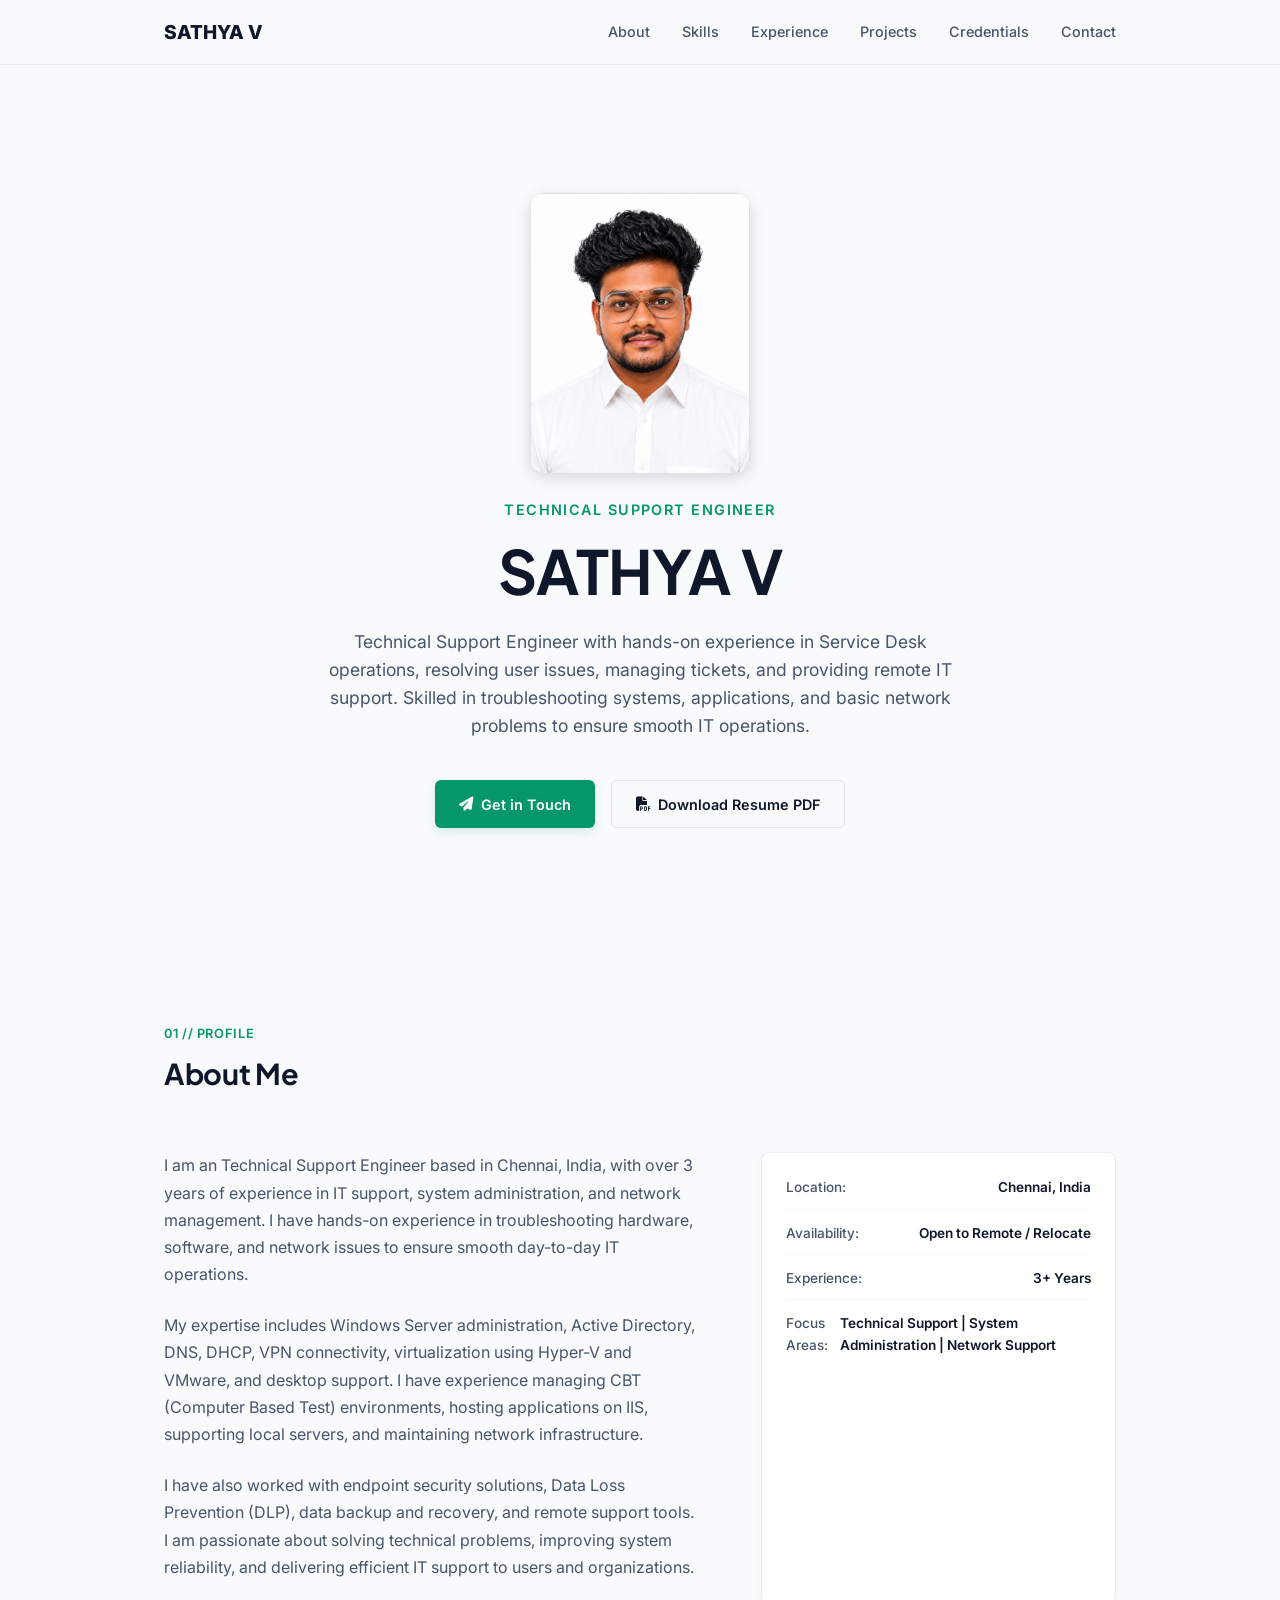
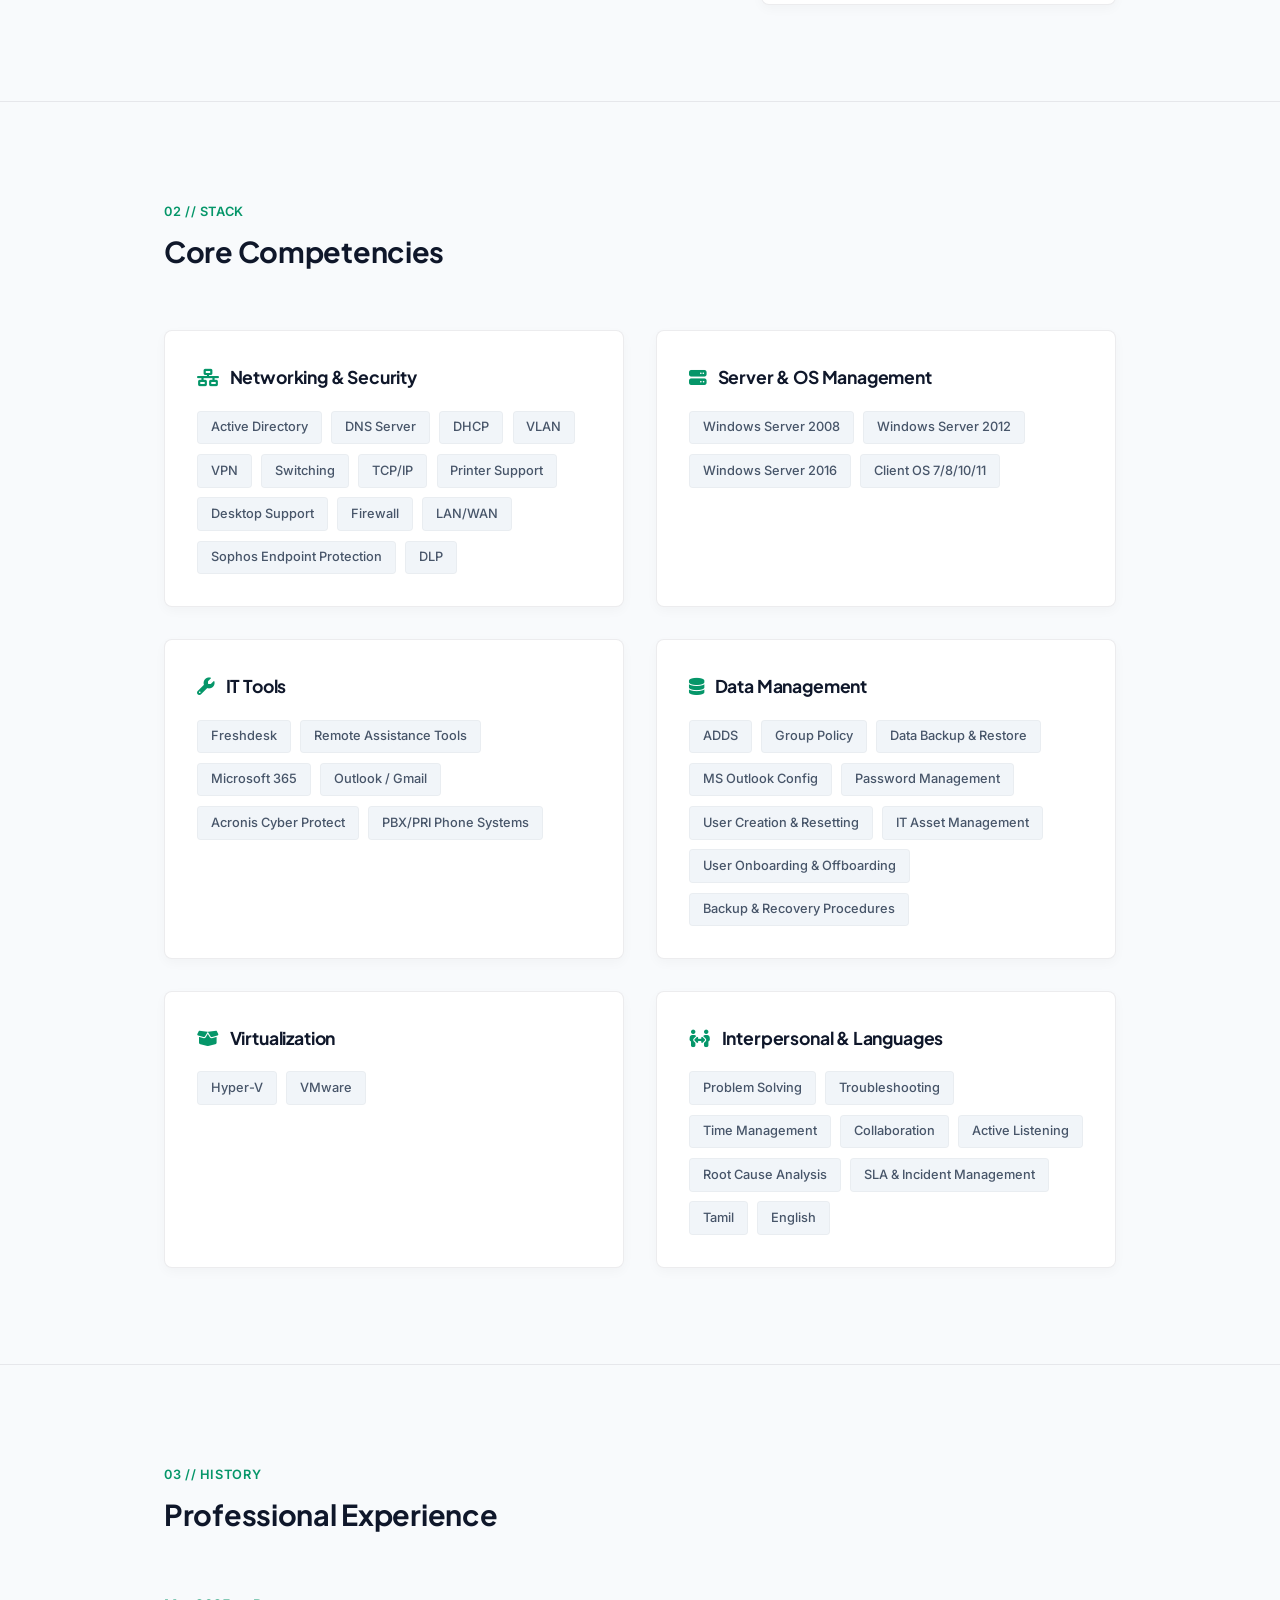
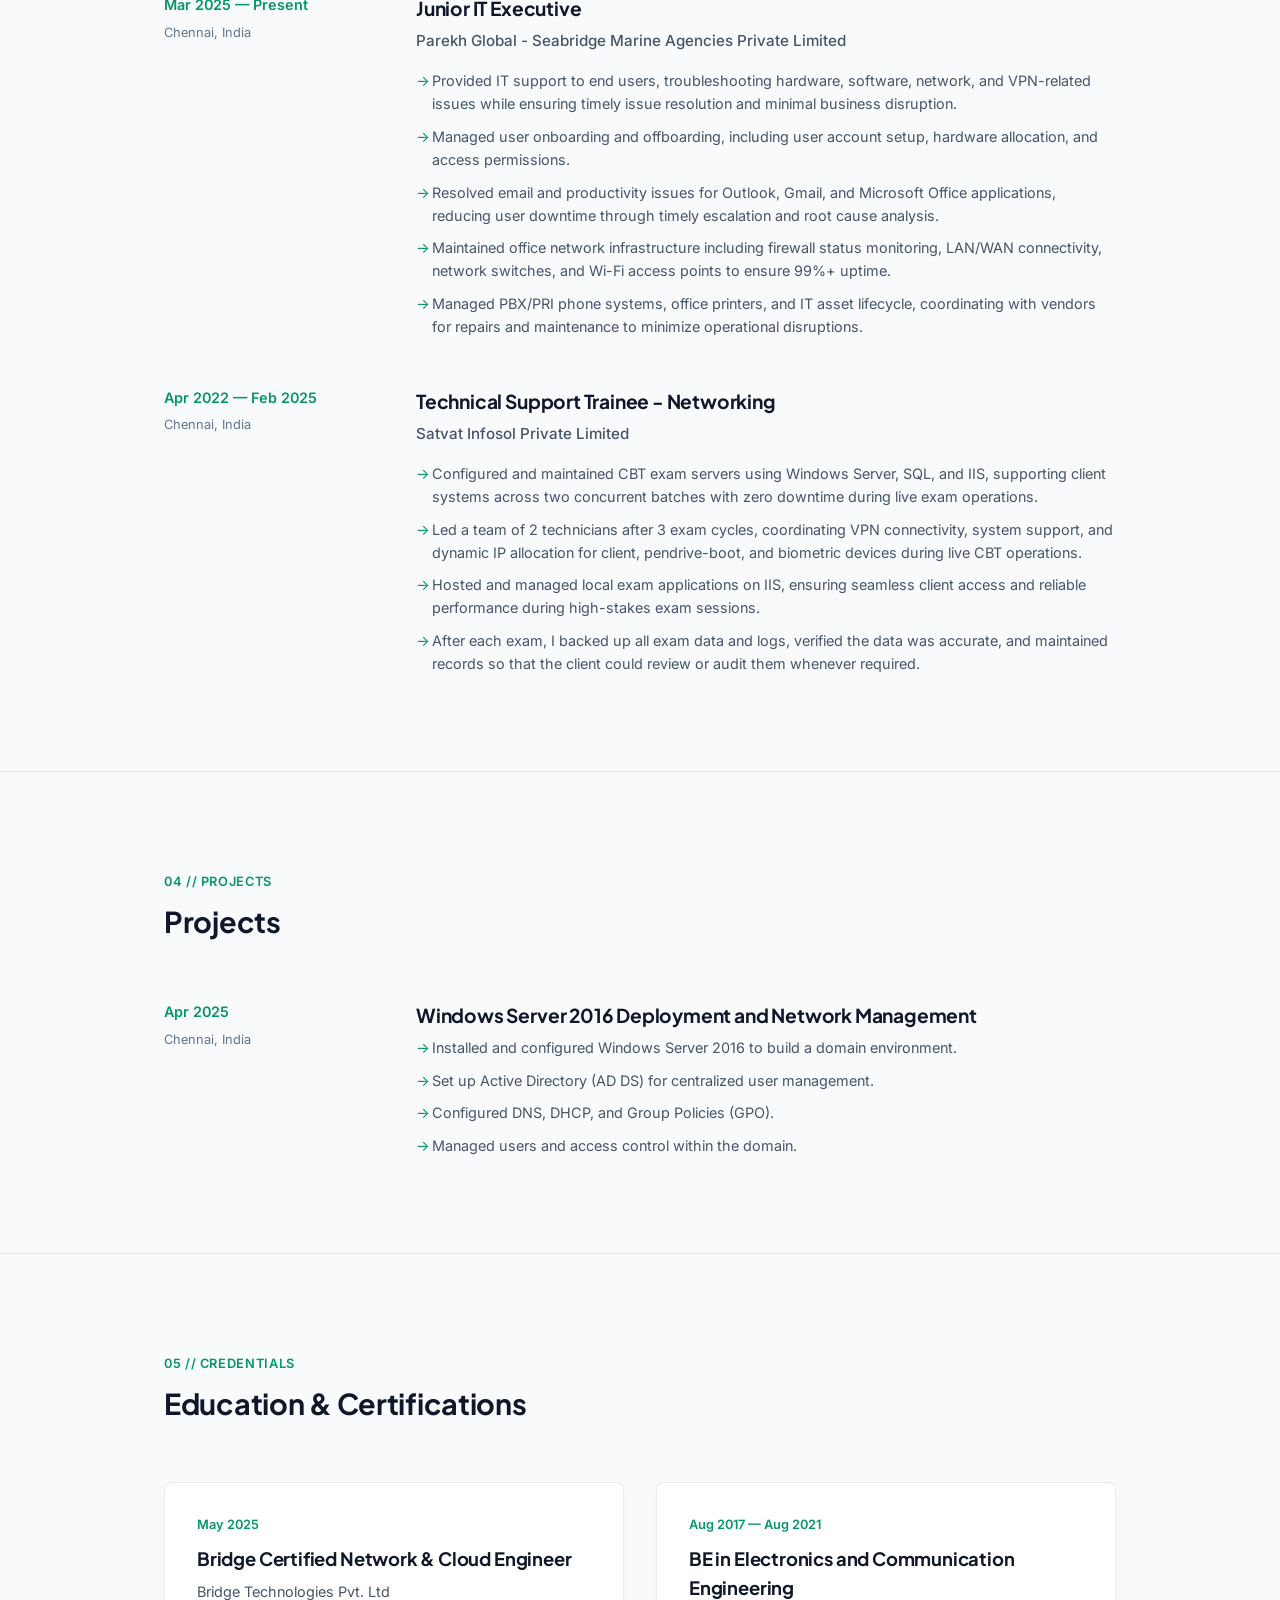
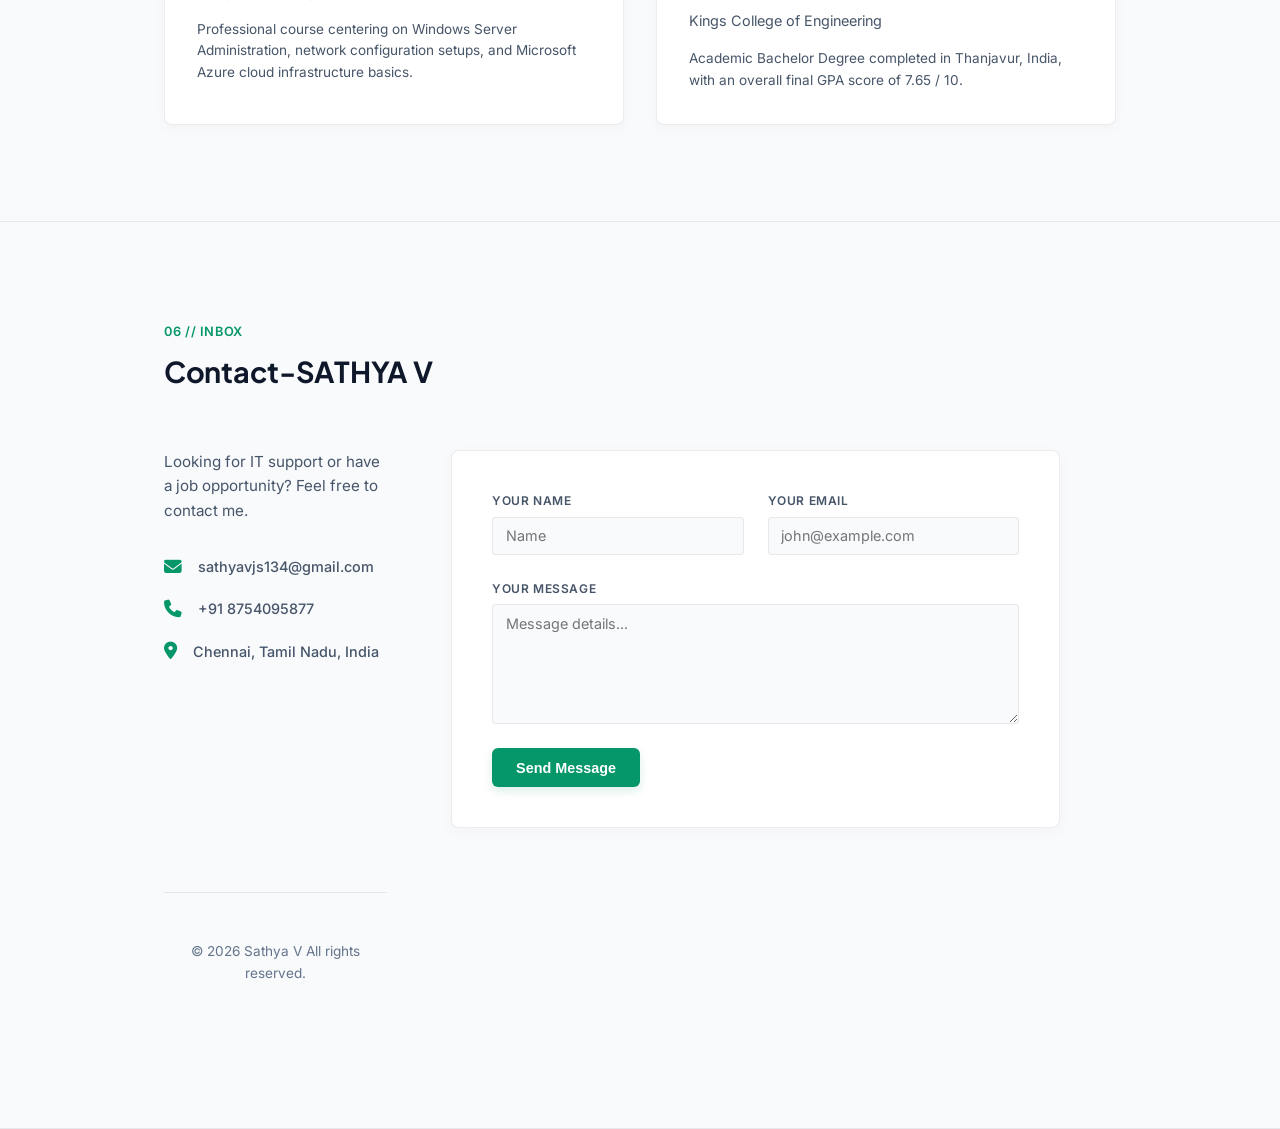
<file: index.html>
<!DOCTYPE html>
<html lang="en">
<head>
  <meta charset="UTF-8">
  <meta name="viewport" content="width=device-width, initial-scale=1.0">
  <title>SATHYA V | Professional Technical Support Engineer Portfolio</title>
  <meta name="description" content="Professional developer resume portfolio of Sathya V, Technical Support Engineer. Specializing in Systems Administration, Networking, Active Directory, and Remote Technical Support.">
  <link rel="stylesheet" href="style.css">
  <!-- FontAwesome -->
  <link rel="stylesheet" href="https://cdnjs.cloudflare.com/ajax/libs/font-awesome/6.4.0/css/all.min.css">
<!-- Microsoft Clarity -->
<script type="text/javascript">
(function(c,l,a,r,i,t,y){
    c[a]=c[a]||function(){(c[a].q=c[a].q||[]).push(arguments)};
    t=l.createElement(r);
    t.async=1;
    t.src="https://www.clarity.ms/tag/"+i;
    y=l.getElementsByTagName(r)[0];
    y.parentNode.insertBefore(t,y);
})(window, document, "clarity", "script", "x7fqzrpcr9");
</script>

<!-- Google Analytics -->
<script async src="https://www.googletagmanager.com/gtag/js?id=G-KD5QKFD5EV"></script>
<script>
  window.dataLayer = window.dataLayer || [];
  function gtag(){dataLayer.push(arguments);}

  gtag('js', new Date());

  gtag('config', 'G-KD5QKFD5EV', {
    page_path: window.location.pathname
  });
</script>
</head>
<body>

  <!-- Navigation -->
  <nav class="nav-header">
    <div class="container nav-container">
      <a href="#" class="nav-logo">SATHYA V</a>
      <ul class="nav-menu" id="nav-menu">
        <li><a href="#about" class="nav-link active">About</a></li>
        <li><a href="#skills" class="nav-link">Skills</a></li>
        <li><a href="#experience" class="nav-link">Experience</a></li>
        <li><a href="#projects" class="nav-link">Projects</a></li>
        <li><a href="#credentials" class="nav-link">Credentials</a></li>
        <li><a href="#contact" class="nav-link">Contact</a></li>
      </ul>
    </div>
  </nav>

  <!-- Hero Section -->
  <header class="hero-section">
    <div class="container">
      <img src="profile.png" alt="Sathya" class="profile-photo">
      <div class="hero-subtitle"> TECHNICAL SUPPORT ENGINEER </div>
      <h1 class="hero-title">SATHYA V</h1>
      <p class="hero-desc">
        Technical Support Engineer with hands-on experience in Service Desk operations, resolving user issues, managing tickets, and providing remote IT support. Skilled in troubleshooting systems, applications, and basic network problems to ensure smooth IT operations.
      </p>
      <div class="btn-group">
        <a href="#contact" class="btn btn-primary">
          <i class="fa-solid fa-paper-plane"></i> Get in Touch
        </a>
        <a href="SATHYA V_Technical Support Engineer_26-06-2026" download class="btn btn-secondary">
          <i class="fa-solid fa-file-pdf"></i> Download Resume PDF
        </a>
      </div>
    </div>
  </header>

  <!-- About Section -->
  <section id="about">
    <div class="container">
      <div class="section-header">
        <span class="section-label">01 // PROFILE</span>
        <h2 class="section-title">About Me</h2>
      </div>
      <div class="about-content">
        <div class="about-text">
          <p>
            I am an Technical Support Engineer based in Chennai, India, with over 3 years of experience in IT support, system administration, and network management. I have hands-on experience in troubleshooting hardware, software, and network issues to ensure smooth day-to-day IT operations.
          </p>
          <p>
            My expertise includes Windows Server administration, Active Directory, DNS, DHCP, VPN connectivity, virtualization using Hyper-V and VMware, and desktop support. I have experience managing CBT (Computer Based Test) environments, hosting applications on IIS, supporting local servers, and maintaining network infrastructure.
          </p>  
         <p>
          I have also worked with endpoint security solutions, Data Loss Prevention (DLP), data backup and recovery, and remote support tools. I am passionate about solving technical problems, improving system reliability, and delivering efficient IT support to users and organizations.
         </p>
        </div>
        <div class="about-details">
          <div class="detail-row">
            <span class="detail-label">Location:</span>
            <span class="detail-value">Chennai, India</span>
          </div>
          <div class="detail-row">
            <span class="detail-label">Availability:</span>
            <span class="detail-value">Open to Remote / Relocate</span>
          </div>
          <div class="detail-row">
            <span class="detail-label">Experience:</span>
            <span class="detail-value">3+ Years</span>
          </div>
          <div class="detail-row">
            <span class="detail-label">Focus Areas:</span>
            <span class="detail-value">  Technical Support | System Administration | Network Support  </span>
          </div>
        </div>
      </div>
    </div>
  </section>

  <!-- Skills Section -->
  <section id="skills">
    <div class="container">
      <div class="section-header">
        <span class="section-label">02 // STACK</span>
        <h2 class="section-title">Core Competencies</h2>
      </div>
      <div class="skills-categories">
        <div class="skill-card">
          <h3 class="skill-card-title"><i class="fa-solid fa-network-wired" style="color: var(--accent-color); margin-right: 0.5rem;"></i> Networking & Security</h3>
          <div class="skill-badge-group">
            <span class="skill-badge">Active Directory</span>
            <span class="skill-badge">DNS Server</span>
            <span class="skill-badge">DHCP</span>
            <span class="skill-badge">VLAN</span>
            <span class="skill-badge">VPN</span>
            <span class="skill-badge">Switching</span>
            <span class="skill-badge">TCP/IP</span>
            <span class="skill-badge">Printer Support</span>
            <span class="skill-badge">Desktop Support</span>
            <span class="skill-badge">Firewall</span>
            <span class="skill-badge">LAN/WAN</span>
            <span class="skill-badge">Sophos Endpoint Protection</span>
            <span class="skill-badge">DLP</span>
          </div>
        </div>
        
        <div class="skill-card">
          <h3 class="skill-card-title"><i class="fa-solid fa-server" style="color: var(--accent-color); margin-right: 0.5rem;"></i> Server & OS Management</h3>
          <div class="skill-badge-group">
            <span class="skill-badge">Windows Server 2008</span>
            <span class="skill-badge">Windows Server 2012</span>
            <span class="skill-badge">Windows Server 2016</span>
            <span class="skill-badge">Client OS 7/8/10/11</span>
          </div>
        </div>

        <div class="skill-card">
          <h3 class="skill-card-title"><i class="fa-solid fa-wrench" style="color: var(--accent-color); margin-right: 0.5rem;"></i> IT Tools</h3>
          <div class="skill-badge-group">
            <span class="skill-badge">Freshdesk</span>
            <span class="skill-badge">Remote Assistance Tools</span>
            <span class="skill-badge">Microsoft 365</span>
            <span class="skill-badge">Outlook / Gmail</span>
            <span class="skill-badge">Acronis Cyber Protect</span>
            <span class="skill-badge">PBX/PRI Phone Systems</span>
          </div>
        </div>

        <div class="skill-card">
          <h3 class="skill-card-title"><i class="fa-solid fa-database" style="color: var(--accent-color); margin-right: 0.5rem;"></i> Data Management</h3>
          <div class="skill-badge-group">
            <span class="skill-badge">ADDS</span>
            <span class="skill-badge">Group Policy</span>
            <span class="skill-badge">Data Backup & Restore</span>
            <span class="skill-badge">MS Outlook Config</span>
            <span class="skill-badge">Password Management</span>
            <span class="skill-badge">User Creation & Resetting</span>
            <span class="skill-badge">IT Asset Management</span>
            <span class="skill-badge">User Onboarding & Offboarding</span>
            <span class="skill-badge">Backup & Recovery Procedures</span>
          </div>
        </div>

        <div class="skill-card">
          <h3 class="skill-card-title"><i class="fa-solid fa-box-open" style="color: var(--accent-color); margin-right: 0.5rem;"></i> Virtualization</h3>
          <div class="skill-badge-group">
            <span class="skill-badge">Hyper-V</span>
            <span class="skill-badge">VMware</span>
          </div>
        </div>

        <div class="skill-card">
          <h3 class="skill-card-title"><i class="fa-solid fa-people-arrows" style="color: var(--accent-color); margin-right: 0.5rem;"></i> Interpersonal & Languages</h3>
          <div class="skill-badge-group">
            <span class="skill-badge">Problem Solving</span>
            <span class="skill-badge">Troubleshooting</span>
            <span class="skill-badge">Time Management</span>
            <span class="skill-badge">Collaboration</span>
            <span class="skill-badge">Active Listening</span>
            <span class="skill-badge">Root Cause Analysis</span>
            <span class="skill-badge">SLA & Incident Management</span>
            <span class="skill-badge">Tamil</span>
            <span class="skill-badge">English</span>
          </div>
        </div>
      </div>
    </div>
  </section>

  <!-- Experience Section -->
  <section id="experience">
    <div class="container">
      <div class="section-header">
        <span class="section-label">03 // HISTORY</span>
        <h2 class="section-title">Professional Experience</h2>
      </div>
      <div class="timeline-list">
        
        <div class="timeline-item">
          <div class="timeline-meta">
            <span class="timeline-date">Mar 2025 — Present</span>
            <span class="timeline-location">Chennai, India</span>
          </div>
          <div class="timeline-body">
            <h3>Junior IT Executive</h3>
            <div class="timeline-company">Parekh Global - Seabridge Marine Agencies Private Limited</div>
            <ul class="timeline-bullets">
              <li>Provided IT support to end users, troubleshooting hardware, software, network, and VPN-related issues while ensuring timely issue resolution and minimal business disruption.</li>
              <li>Managed user onboarding and offboarding, including user account setup, hardware allocation, and access permissions.</li>
              <li>Resolved email and productivity issues for Outlook, Gmail, and Microsoft Office applications, reducing user downtime through timely escalation and root cause analysis.</li>
              <li>Maintained office network infrastructure including firewall status monitoring, LAN/WAN connectivity, network switches, and Wi-Fi access points to ensure 99%+ uptime.</li>
              <li>Managed PBX/PRI phone systems, office printers, and IT asset lifecycle, coordinating with vendors for repairs and maintenance to minimize operational disruptions.</li>
            </ul>
          </div>
        </div>

        <div class="timeline-item">
          <div class="timeline-meta">
            <span class="timeline-date">Apr 2022 — Feb 2025</span>
            <span class="timeline-location">Chennai, India</span>
          </div>
          <div class="timeline-body">
            <h3>Technical Support Trainee - Networking</h3>
            <div class="timeline-company">Satvat Infosol Private Limited</div>
            <ul class="timeline-bullets">
              <li>Configured and maintained CBT exam servers using Windows Server, SQL, and IIS, supporting client systems across two concurrent batches with zero downtime during live exam operations.</li>
              <li>Led a team of 2 technicians after 3 exam cycles, coordinating VPN connectivity, system support, and dynamic IP allocation for client, pendrive-boot, and biometric devices during live CBT operations.</li>
              <li>Hosted and managed local exam applications on IIS, ensuring seamless client access and reliable performance during high-stakes exam sessions.</li>
              <li>After each exam, I backed up all exam data and logs, verified the data was accurate, and maintained records so that the client could review or audit them whenever required.</li>
            </ul>
          </div>
        </div>

      </div>
    </div>
  </section>

  <!-- Projects Section -->
  <section id="projects">
    <div class="container">
      <div class="section-header">
        <span class="section-label">04 // PROJECTS</span>
        <h2 class="section-title">Projects</h2>
      </div>
      <div class="timeline-list">
        <div class="timeline-item">
          <div class="timeline-meta">
            <span class="timeline-date">Apr 2025</span>
            <span class="timeline-location">Chennai, India</span>
          </div>
          <div class="timeline-body">
            <h3>Windows Server 2016 Deployment and Network Management</h3>
            <ul class="timeline-bullets">
              <li>Installed and configured Windows Server 2016 to build a domain environment.</li>
              <li>Set up Active Directory (AD DS) for centralized user management.</li>
              <li>Configured DNS, DHCP, and Group Policies (GPO).</li>
              <li>Managed users and access control within the domain.</li>
            </ul>
          </div>
        </div>
      </div>
    </div>
  </section>

  <!-- Credentials Section -->
  <section id="credentials">
    <div class="container">
      <div class="section-header">
        <span class="section-label">05 // CREDENTIALS</span>
        <h2 class="section-title">Education & Certifications</h2>
      </div>
      <div class="creds-grid">
        
        <div class="cred-card">
          <div class="cred-date">May 2025</div>
          <h3 class="cred-title">Bridge Certified Network & Cloud Engineer</h3>
          <div class="cred-org">Bridge Technologies Pvt. Ltd</div>
          <p class="cred-desc">
            Professional course centering on Windows Server Administration, network configuration setups, and Microsoft Azure cloud infrastructure basics.
          </p>
        </div>

        <div class="cred-card">
          <div class="cred-date">Aug 2017 — Aug 2021</div>
          <h3 class="cred-title">BE in Electronics and Communication Engineering</h3>
          <div class="cred-org">Kings College of Engineering</div>
          <p class="cred-desc">
            Academic Bachelor Degree completed in Thanjavur, India, with an overall final GPA score of 7.65 / 10.
          </p>
        </div>

      </div>
    </div>
  </section>

  <!-- Contact Section -->
  <section id="contact">
    <div class="container">
      <div class="section-header">
        <span class="section-label">06 // INBOX</span>
        <h2 class="section-title">Contact-SATHYA V</h2>
      </div>
      <div class="contact-layout">
        <div class="contact-meta">
          <p>
            Looking for IT support or have a job opportunity? Feel free to contact me.        
          </p>
          <div class="contact-links">
            <a href="mailto:sathyavjs134@gmail.com" class="contact-link-item">
              <i class="fa-solid fa-envelope"></i>
              <span>sathyavjs134@gmail.com</span>
            </a>
            <a href="tel:+918754095877" class="contact-link-item">
              <i class="fa-solid fa-phone"></i>
              <span>+91 8754095877</span>
            </a>
            <div class="contact-link-item" style="cursor: default;">
              <i class="fa-solid fa-location-dot"></i>
              <span>Chennai, Tamil Nadu, India</span>
            </div>
          </div>
        </div>
        
<!-- Contact Form -->
<form class="contact-form"
      action="https://formsubmit.co/sathyavjs134@gmail.com"
      method="POST">

  <div class="form-group-row">

    <div class="form-group">
      <label for="name">Your Name</label>
      <input type="text"
             id="name"
             name="name"
             class="form-control"
             placeholder="Name"
             required>
    </div>

    <div class="form-group">
      <label for="email">Your Email</label>
      <input type="email"
             id="email"
             name="email"
             class="form-control"
             placeholder="john@example.com"
             required>
    </div>

  </div>

  <div class="form-group" style="margin-bottom:1.5rem;">
    <label for="message">Your Message</label>
    <textarea id="message"
              name="message"
              class="form-control"
              style="min-height:120px;"
              placeholder="Message details..."
              required></textarea>
  </div>

  <input type="hidden" name="_subject" value="New Portfolio Contact Message">
  <input type="hidden" name="_captcha" value="false">
  <input type="hidden" name="_template" value="table">
  <input type="hidden" name="_next" value="https://sathyavjs134-pixel.github.io/sathyav.github.io/thankyou.html">

  <button type="submit" class="btn btn-primary">
    Send Message
  </button>

</form>
  <!-- Footer -->
  <footer>
    <div class="container"> 
&copy; 2026 Sathya V All rights reserved.
    </div>
  </footer>

  <script src="script.js"></script>
</body>
</html>
</file>
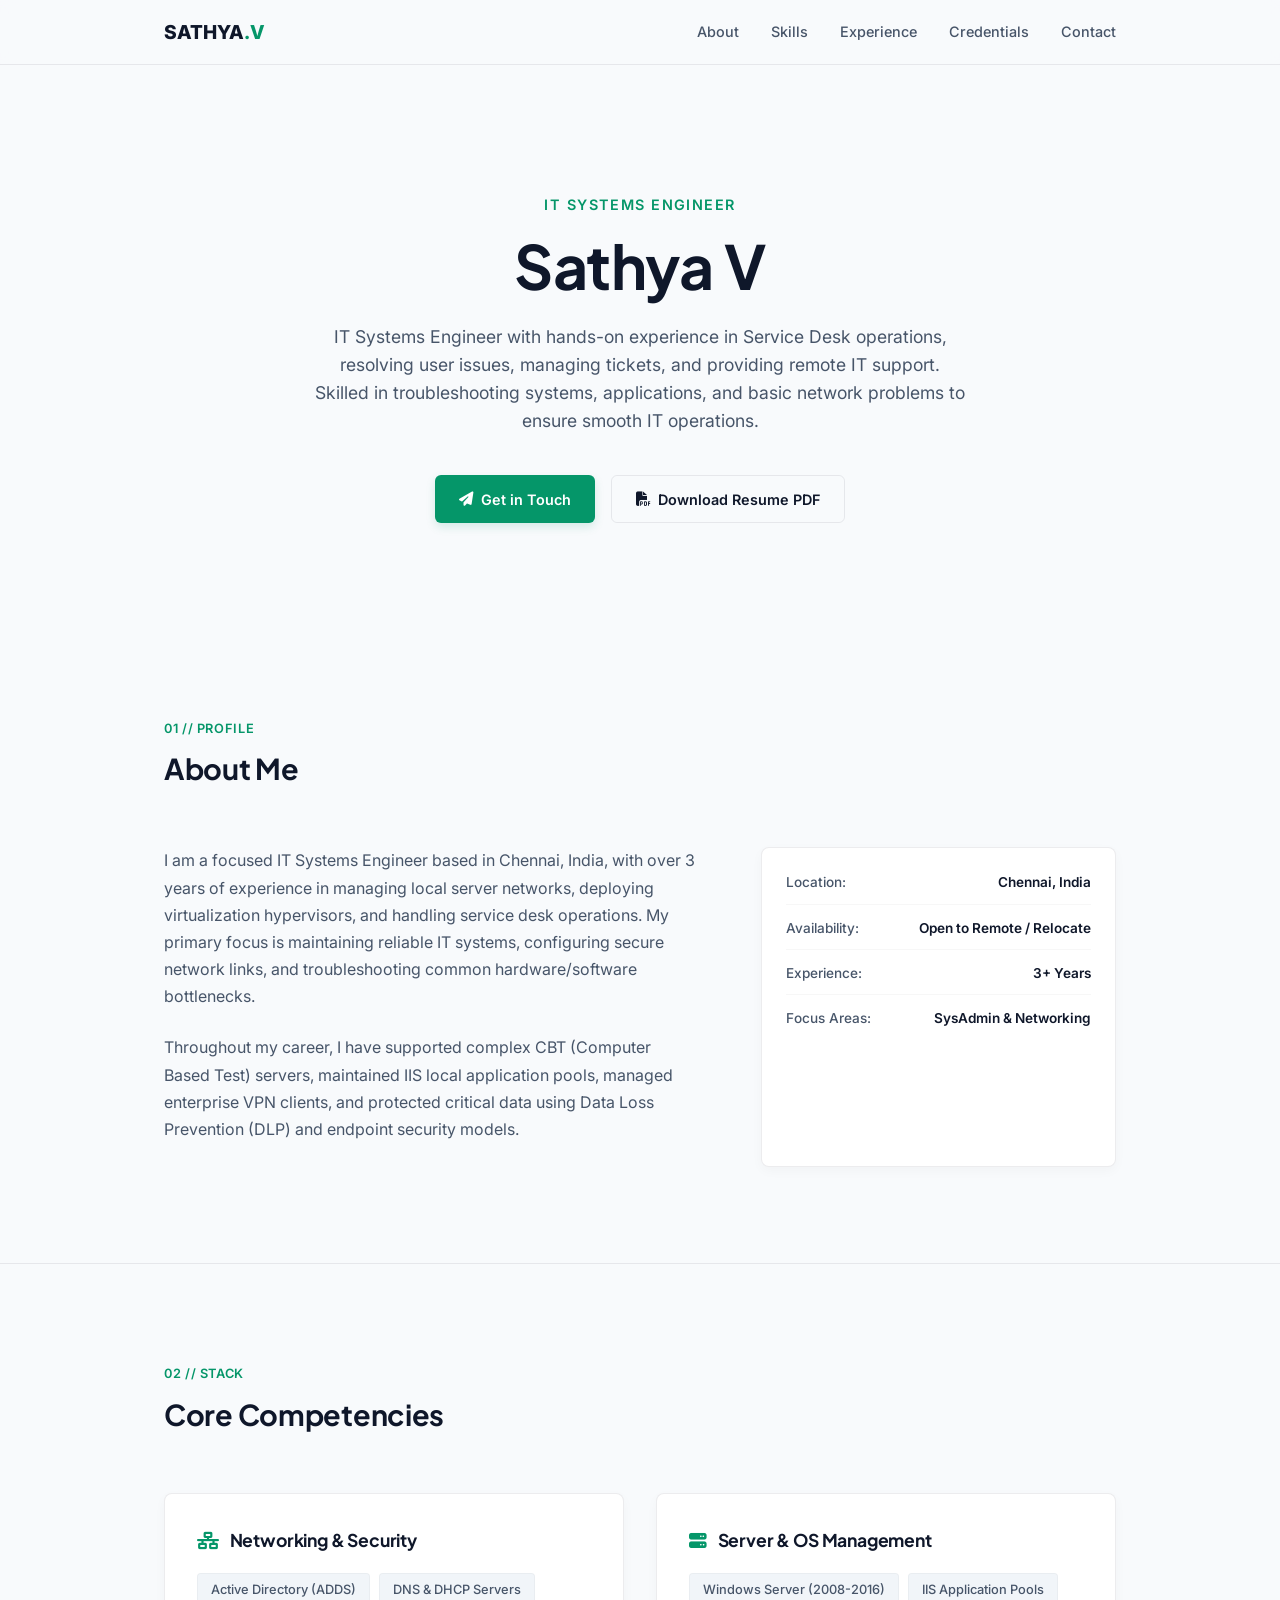
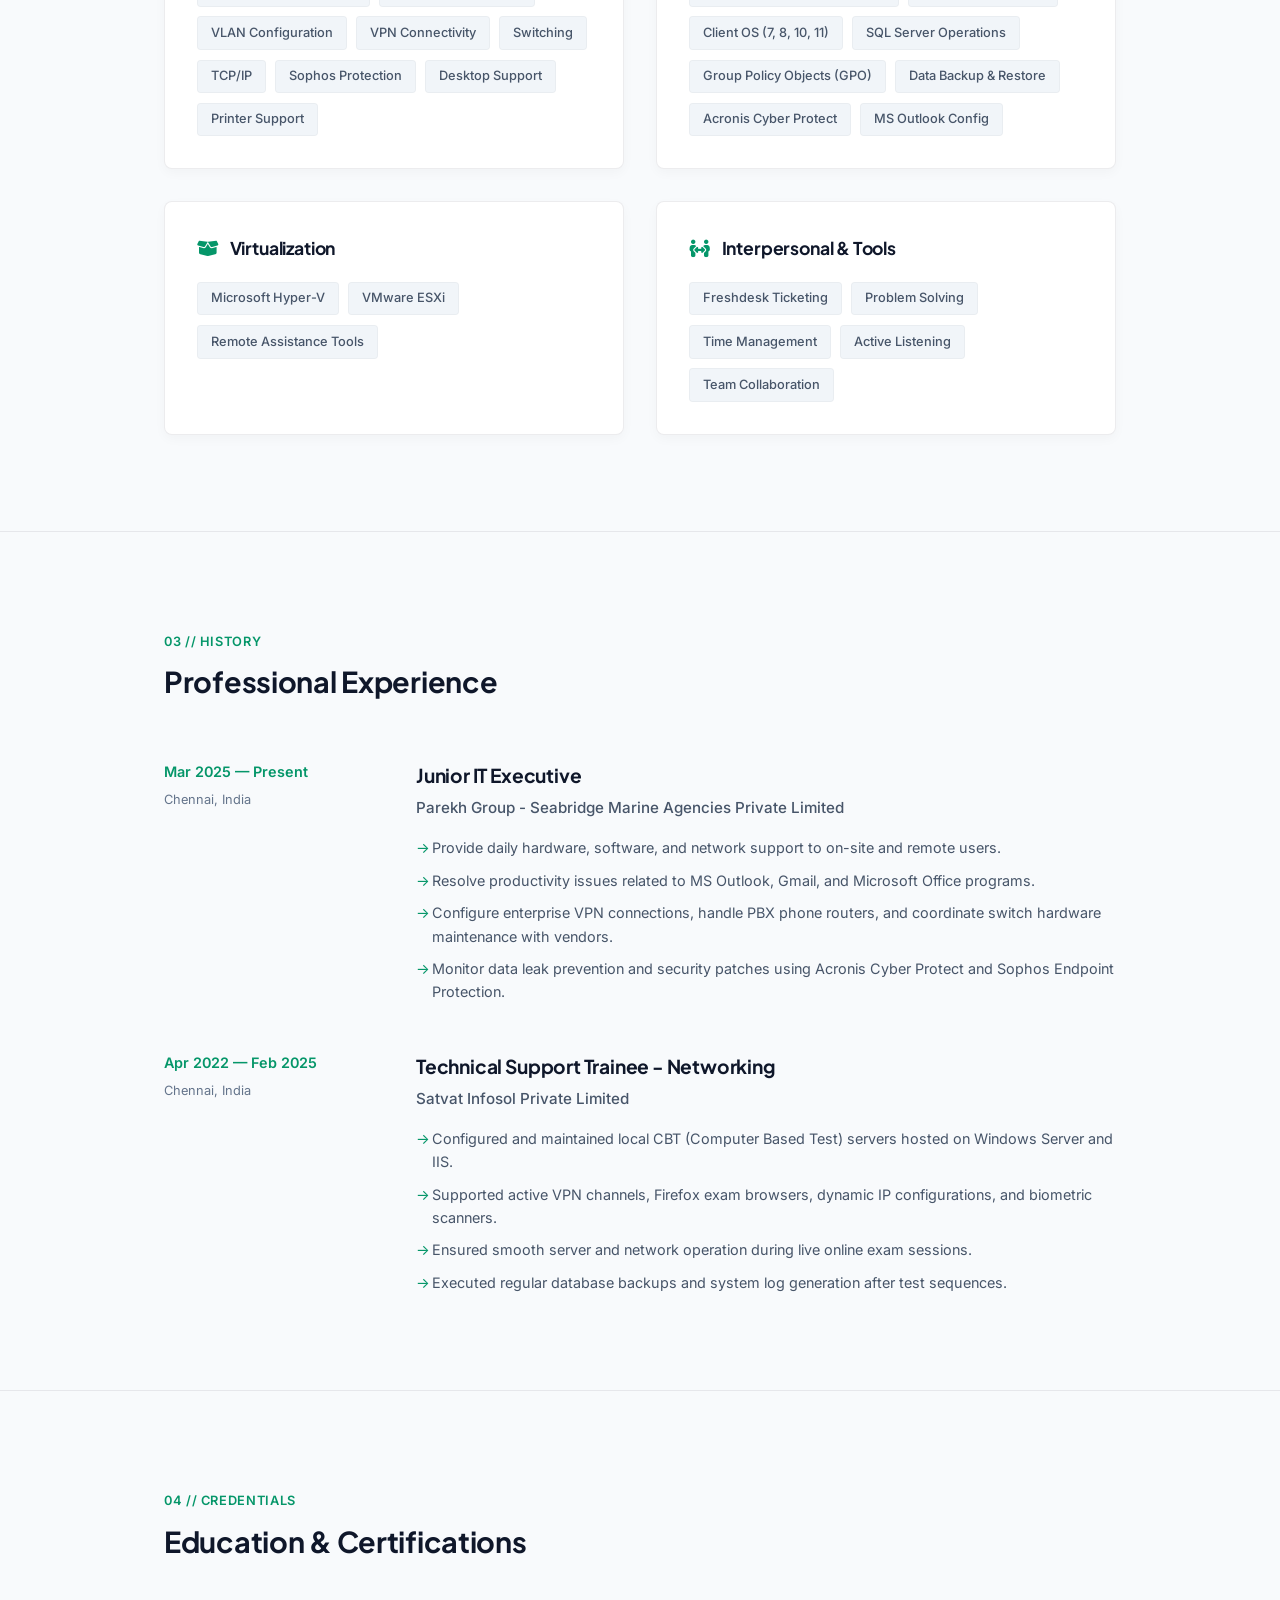
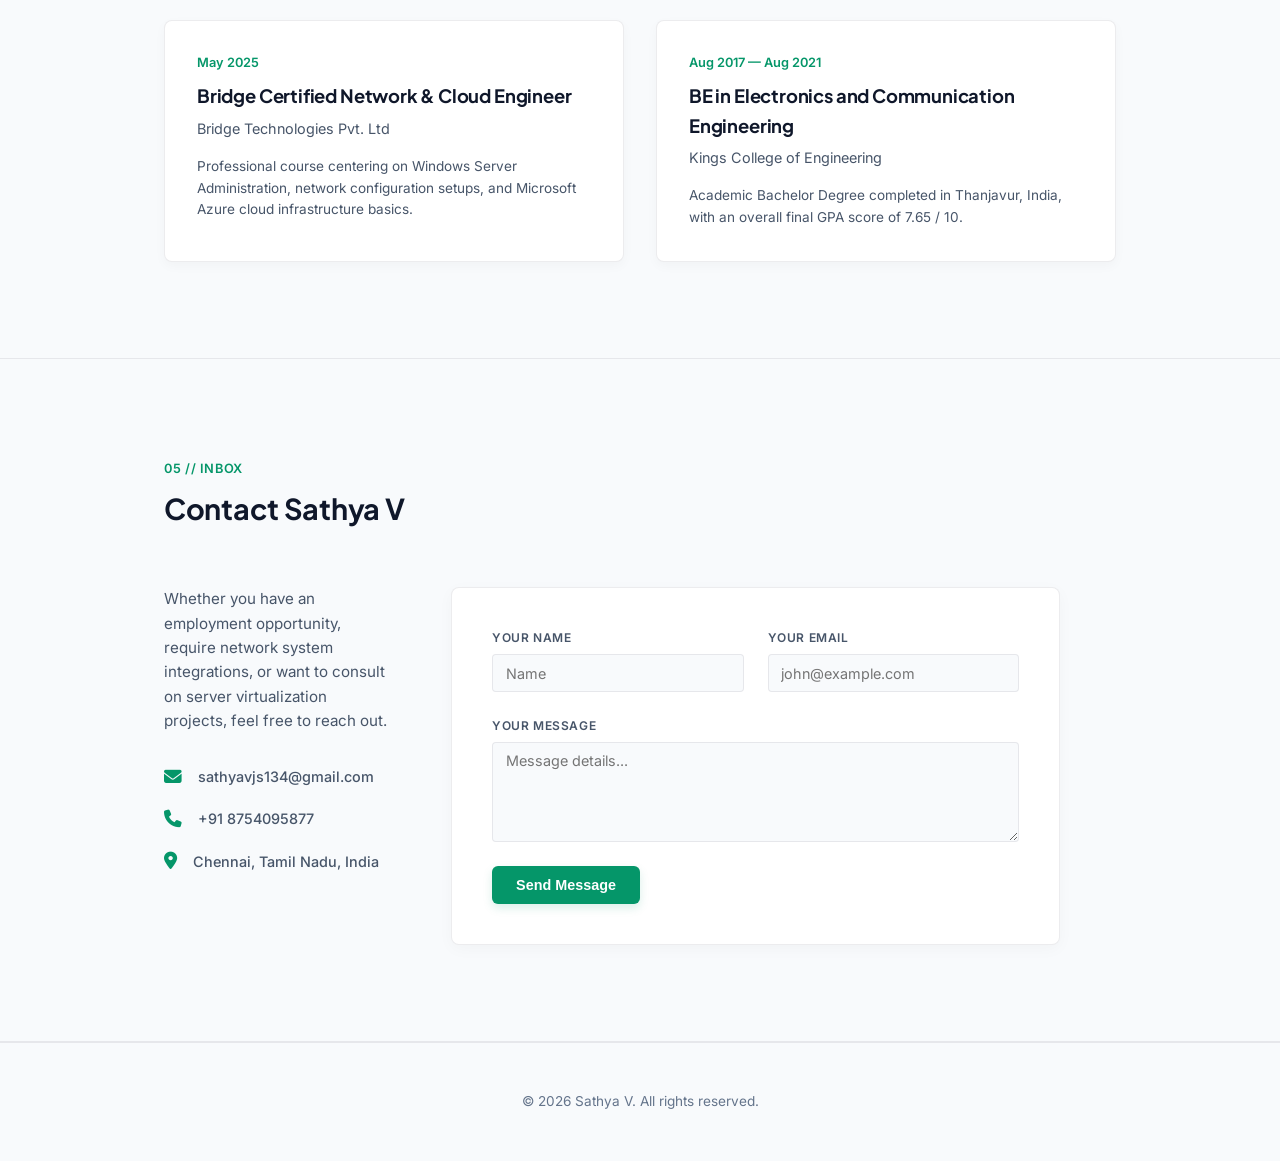
<file: index_simple.html>
<!DOCTYPE html>
<html lang="en">
<head>
  <meta charset="UTF-8">
  <meta name="viewport" content="width=device-width, initial-scale=1.0">
  <title>Sathya V | Professional IT Systems Engineer Portfolio</title>
  <meta name="description" content="Professional developer resume portfolio of Sathya V, IT Systems Engineer. Specializing in Systems Administration, Networking, Active Directory, and Remote Technical Support.">
  <link rel="stylesheet" href="style_simple.css">
  <!-- FontAwesome -->
  <link rel="stylesheet" href="https://cdnjs.cloudflare.com/ajax/libs/font-awesome/6.4.0/css/all.min.css">
</head>
<body>

  <!-- Navigation -->
  <nav class="nav-header">
    <div class="container nav-container">
      <a href="#" class="nav-logo">SATHYA<span>.V</span></a>
      <ul class="nav-menu" id="nav-menu">
        <li><a href="#about" class="nav-link active">About</a></li>
        <li><a href="#skills" class="nav-link">Skills</a></li>
        <li><a href="#experience" class="nav-link">Experience</a></li>
        <li><a href="#credentials" class="nav-link">Credentials</a></li>
        <li><a href="#contact" class="nav-link">Contact</a></li>
      </ul>
    </div>
  </nav>

  <!-- Hero Section -->
  <header class="hero-section">
    <div class="container">
      <div class="hero-subtitle">IT Systems Engineer</div>
      <h1 class="hero-title">Sathya V</h1>
      <p class="hero-desc">
        IT Systems Engineer with hands-on experience in Service Desk operations, resolving user issues, managing tickets, and providing remote IT support. Skilled in troubleshooting systems, applications, and basic network problems to ensure smooth IT operations.
      </p>
      <div class="btn-group">
        <a href="#contact" class="btn btn-primary">
          <i class="fa-solid fa-paper-plane"></i> Get in Touch
        </a>
        <a href="SATHYA V_Systems Engineer.pdf" download class="btn btn-secondary">
          <i class="fa-solid fa-file-pdf"></i> Download Resume PDF
        </a>
      </div>
    </div>
  </header>

  <!-- About Section -->
  <section id="about">
    <div class="container">
      <div class="section-header">
        <span class="section-label">01 // PROFILE</span>
        <h2 class="section-title">About Me</h2>
      </div>
      <div class="about-content">
        <div class="about-text">
          <p>
            I am a focused IT Systems Engineer based in Chennai, India, with over 3 years of experience in managing local server networks, deploying virtualization hypervisors, and handling service desk operations. My primary focus is maintaining reliable IT systems, configuring secure network links, and troubleshooting common hardware/software bottlenecks.
          </p>
          <p>
            Throughout my career, I have supported complex CBT (Computer Based Test) servers, maintained IIS local application pools, managed enterprise VPN clients, and protected critical data using Data Loss Prevention (DLP) and endpoint security models.
          </p>
        </div>
        <div class="about-details">
          <div class="detail-row">
            <span class="detail-label">Location:</span>
            <span class="detail-value">Chennai, India</span>
          </div>
          <div class="detail-row">
            <span class="detail-label">Availability:</span>
            <span class="detail-value">Open to Remote / Relocate</span>
          </div>
          <div class="detail-row">
            <span class="detail-label">Experience:</span>
            <span class="detail-value">3+ Years</span>
          </div>
          <div class="detail-row">
            <span class="detail-label">Focus Areas:</span>
            <span class="detail-value">SysAdmin & Networking</span>
          </div>
        </div>
      </div>
    </div>
  </section>

  <!-- Skills Section -->
  <section id="skills">
    <div class="container">
      <div class="section-header">
        <span class="section-label">02 // STACK</span>
        <h2 class="section-title">Core Competencies</h2>
      </div>
      <div class="skills-categories">
        <div class="skill-card">
          <h3 class="skill-card-title"><i class="fa-solid fa-network-wired text-cyan" style="color: var(--accent-color); margin-right: 0.5rem;"></i> Networking & Security</h3>
          <div class="skill-badge-group">
            <span class="skill-badge">Active Directory (ADDS)</span>
            <span class="skill-badge">DNS & DHCP Servers</span>
            <span class="skill-badge">VLAN Configuration</span>
            <span class="skill-badge">VPN Connectivity</span>
            <span class="skill-badge">Switching</span>
            <span class="skill-badge">TCP/IP</span>
            <span class="skill-badge">Sophos Protection</span>
            <span class="skill-badge">Desktop Support</span>
            <span class="skill-badge">Printer Support</span>
          </div>
        </div>
        
        <div class="skill-card">
          <h3 class="skill-card-title"><i class="fa-solid fa-server" style="color: var(--accent-color); margin-right: 0.5rem;"></i> Server & OS Management</h3>
          <div class="skill-badge-group">
            <span class="skill-badge">Windows Server (2008-2016)</span>
            <span class="skill-badge">IIS Application Pools</span>
            <span class="skill-badge">Client OS (7, 8, 10, 11)</span>
            <span class="skill-badge">SQL Server Operations</span>
            <span class="skill-badge">Group Policy Objects (GPO)</span>
            <span class="skill-badge">Data Backup & Restore</span>
            <span class="skill-badge">Acronis Cyber Protect</span>
            <span class="skill-badge">MS Outlook Config</span>
          </div>
        </div>

        <div class="skill-card">
          <h3 class="skill-card-title"><i class="fa-solid fa-box-open" style="color: var(--accent-color); margin-right: 0.5rem;"></i> Virtualization</h3>
          <div class="skill-badge-group">
            <span class="skill-badge">Microsoft Hyper-V</span>
            <span class="skill-badge">VMware ESXi</span>
            <span class="skill-badge">Remote Assistance Tools</span>
          </div>
        </div>

        <div class="skill-card">
          <h3 class="skill-card-title"><i class="fa-solid fa-people-arrows" style="color: var(--accent-color); margin-right: 0.5rem;"></i> Interpersonal & Tools</h3>
          <div class="skill-badge-group">
            <span class="skill-badge">Freshdesk Ticketing</span>
            <span class="skill-badge">Problem Solving</span>
            <span class="skill-badge">Time Management</span>
            <span class="skill-badge">Active Listening</span>
            <span class="skill-badge">Team Collaboration</span>
          </div>
        </div>
      </div>
    </div>
  </section>

  <!-- Experience Section -->
  <section id="experience">
    <div class="container">
      <div class="section-header">
        <span class="section-label">03 // HISTORY</span>
        <h2 class="section-title">Professional Experience</h2>
      </div>
      <div class="timeline-list">
        
        <div class="timeline-item">
          <div class="timeline-meta">
            <span class="timeline-date">Mar 2025 — Present</span>
            <span class="timeline-location">Chennai, India</span>
          </div>
          <div class="timeline-body">
            <h3>Junior IT Executive</h3>
            <div class="timeline-company">Parekh Group - Seabridge Marine Agencies Private Limited</div>
            <ul class="timeline-bullets">
              <li>Provide daily hardware, software, and network support to on-site and remote users.</li>
              <li>Resolve productivity issues related to MS Outlook, Gmail, and Microsoft Office programs.</li>
              <li>Configure enterprise VPN connections, handle PBX phone routers, and coordinate switch hardware maintenance with vendors.</li>
              <li>Monitor data leak prevention and security patches using Acronis Cyber Protect and Sophos Endpoint Protection.</li>
            </ul>
          </div>
        </div>

        <div class="timeline-item">
          <div class="timeline-meta">
            <span class="timeline-date">Apr 2022 — Feb 2025</span>
            <span class="timeline-location">Chennai, India</span>
          </div>
          <div class="timeline-body">
            <h3>Technical Support Trainee - Networking</h3>
            <div class="timeline-company">Satvat Infosol Private Limited</div>
            <ul class="timeline-bullets">
              <li>Configured and maintained local CBT (Computer Based Test) servers hosted on Windows Server and IIS.</li>
              <li>Supported active VPN channels, Firefox exam browsers, dynamic IP configurations, and biometric scanners.</li>
              <li>Ensured smooth server and network operation during live online exam sessions.</li>
              <li>Executed regular database backups and system log generation after test sequences.</li>
            </ul>
          </div>
        </div>

      </div>
    </div>
  </section>

  <!-- Credentials Section -->
  <section id="credentials">
    <div class="container">
      <div class="section-header">
        <span class="section-label">04 // CREDENTIALS</span>
        <h2 class="section-title">Education & Certifications</h2>
      </div>
      <div class="creds-grid">
        
        <div class="cred-card">
          <div class="cred-date">May 2025</div>
          <h3 class="cred-title">Bridge Certified Network & Cloud Engineer</h3>
          <div class="cred-org">Bridge Technologies Pvt. Ltd</div>
          <p class="cred-desc">
            Professional course centering on Windows Server Administration, network configuration setups, and Microsoft Azure cloud infrastructure basics.
          </p>
        </div>

        <div class="cred-card">
          <div class="cred-date">Aug 2017 — Aug 2021</div>
          <h3 class="cred-title">BE in Electronics and Communication Engineering</h3>
          <div class="cred-org">Kings College of Engineering</div>
          <p class="cred-desc">
            Academic Bachelor Degree completed in Thanjavur, India, with an overall final GPA score of 7.65 / 10.
          </p>
        </div>

      </div>
    </div>
  </section>

  <!-- Contact Section -->
  <section id="contact">
    <div class="container">
      <div class="section-header">
        <span class="section-label">05 // INBOX</span>
        <h2 class="section-title">Contact Sathya V</h2>
      </div>
      <div class="contact-layout">
        <div class="contact-meta">
          <p>
            Whether you have an employment opportunity, require network system integrations, or want to consult on server virtualization projects, feel free to reach out.
          </p>
          <div class="contact-links">
            <a href="mailto:sathyavjs134@gmail.com" class="contact-link-item">
              <i class="fa-solid fa-envelope"></i>
              <span>sathyavjs134@gmail.com</span>
            </a>
            <a href="tel:+918754095877" class="contact-link-item">
              <i class="fa-solid fa-phone"></i>
              <span>+91 8754095877</span>
            </a>
            <div class="contact-link-item" style="cursor: default;">
              <i class="fa-solid fa-location-dot"></i>
              <span>Chennai, Tamil Nadu, India</span>
            </div>
          </div>
        </div>
        
        <!-- Contact Form -->
        <div class="contact-form-container">
          <form class="contact-form" id="simple-contact-form" onsubmit="handleSimpleForm(event)">
            <div class="form-group-row">
              <div class="form-group">
                <label for="name">Your Name</label>
                <input type="text" id="name" class="form-control" placeholder="Name" required>
              </div>
              <div class="form-group">
                <label for="email">Your Email</label>
                <input type="email" id="email" class="form-control" placeholder="john@example.com" required>
              </div>
            </div>
            <div class="form-group" style="margin-bottom: 1.5rem;">
              <label for="message">Your Message</label>
              <textarea id="message" class="form-control" style="min-height: 100px; resize: vertical;" placeholder="Message details..." required></textarea>
            </div>
            <button type="submit" class="btn btn-primary">Send Message</button>
          </form>
          <div class="contact-success-msg" id="contact-success-msg">
            <i class="fa-solid fa-circle-check"></i> Thank you! Your message has been sent successfully.
          </div>
        </div>
      </div>
    </div>
  </section>

  <!-- Footer -->
  <footer>
    <div class="container">
      &copy; 2026 Sathya V. All rights reserved.
    </div>
  </footer>

  <script src="script_simple.js"></script>
</body>
</html>
</file>
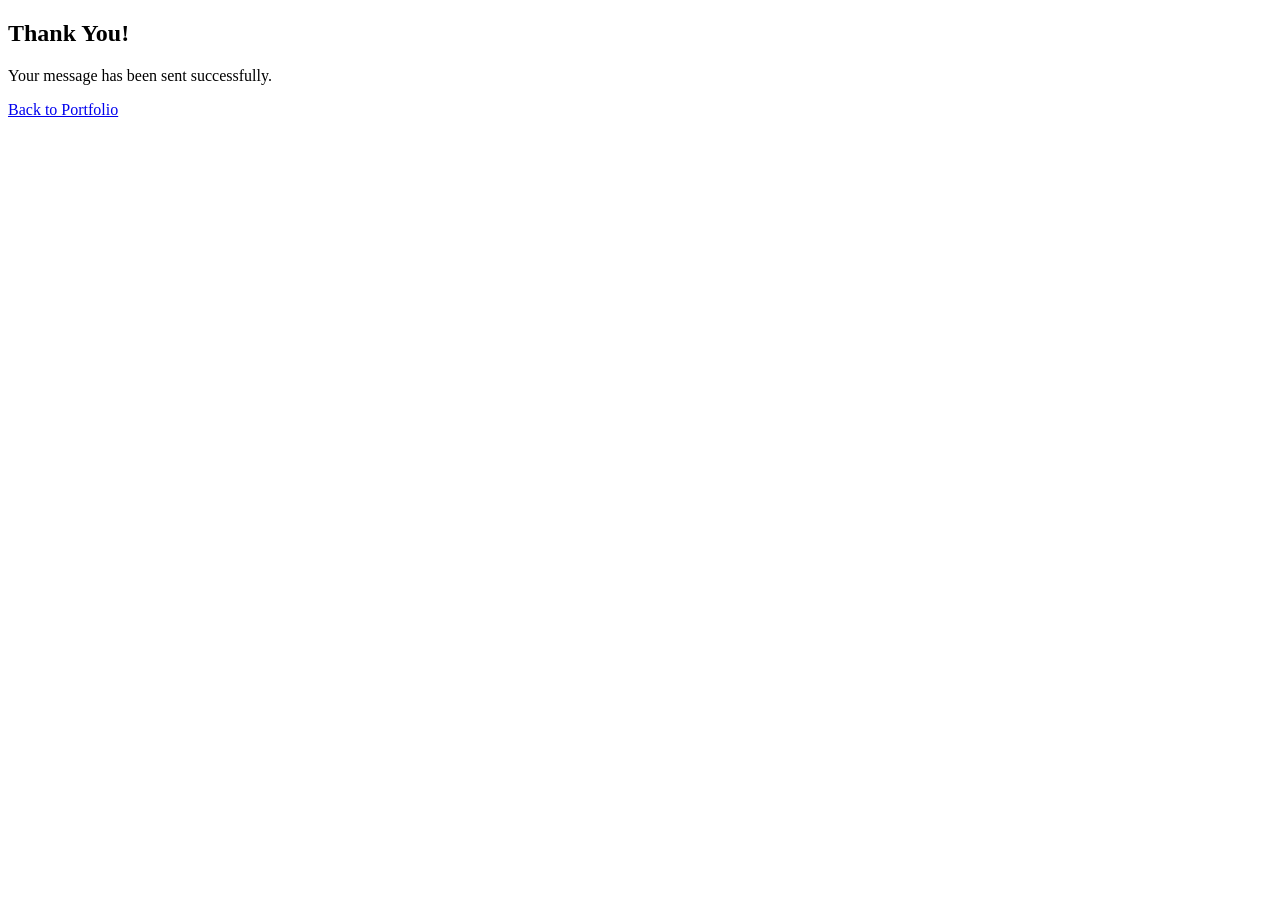
<file: thankyou.html>
<!DOCTYPE html>
<html>
<head>
  <title>Thank You</title>
</head>
<body>
  <h2>Thank You!</h2>
  <p>Your message has been sent successfully.</p>
  <a href="index.html">Back to Portfolio</a>
</body>
</html>
</file>
<file: style.css>
@import url('https://fonts.googleapis.com/css2?family=Inter:wght@300;400;500;600;700&family=Plus+Jakarta+Sans:wght@500;600;700;800&display=swap');

:root {
  --bg-color: #f8fafc;
  --bg-card: #ffffff;
  --accent-color: #059669;
  --accent-color-rgb: 5, 150, 105;
  --text-primary: #0f172a;
  --text-secondary: #475569;
  --text-muted: #64748b;
  --border-color: rgba(15, 23, 42, 0.08);
}
.profile-photo {
    width: 220px;
    height: 280px;
    border-radius: 15px;
    object-fit: cover;
    object-position: center top;
    display: block;
    margin: 0 auto 25px auto;
    box-shadow: 0 4px 15px rgba(0,0,0,0.15);
}
/* Global Reset */
* {
  margin: 0;
  padding: 0;
  box-sizing: border-box;
}

html {
  scroll-behavior: smooth;
  font-family: 'Inter', sans-serif;
  color: var(--text-secondary);
  background-color: var(--bg-color);
}

body {
  line-height: 1.6;
  overflow-x: hidden;
}

/* Scrollbar */
::-webkit-scrollbar {
  width: 6px;
}
::-webkit-scrollbar-track {
  background: var(--bg-color);
}
::-webkit-scrollbar-thumb {
  background: #e2e8f0;
  border-radius: 3px;
}
::-webkit-scrollbar-thumb:hover {
  background: var(--accent-color);
}

/* Typography */
h1, h2, h3, h4 {
  font-family: 'Plus Jakarta Sans', sans-serif;
  font-weight: 700;
  letter-spacing: -0.01em;
  color: var(--text-primary);
}

/* Layout Elements */
.container {
  max-width: 1000px;
  margin: 0 auto;
  padding: 0 1.5rem;
}

section {
  padding: 6rem 0;
  border-bottom: 1px solid var(--border-color);
}

/* Navbar */
.nav-header {
  position: sticky;
  top: 0;
  z-index: 100;
  background: rgba(248, 250, 252, 0.85);
  backdrop-filter: blur(8px);
  border-bottom: 1px solid var(--border-color);
}

.nav-container {
  display: flex;
  justify-content: space-between;
  align-items: center;
  height: 64px;
}

.nav-logo {
  font-weight: 800;
  font-size: 1.2rem;
  color: var(--text-primary);
  text-decoration: none;
}

.nav-logo span {
  color: var(--accent-color);
}

.nav-menu {
  display: flex;
  list-style: none;
  gap: 2rem;
}

.nav-link {
  color: var(--text-secondary);
  text-decoration: none;
  font-size: 0.9rem;
  font-weight: 500;
  transition: color 0.2s;
}

.nav-link:hover, .nav-link.active {
  color: var(--text-primary);
}

/* Hero Section */
.hero-section {
  padding: 8rem 0 6rem;
  text-align: center;
}

.hero-subtitle {
  color: var(--accent-color);
  font-size: 0.9rem;
  font-weight: 600;
  text-transform: uppercase;
  letter-spacing: 0.1em;
  margin-bottom: 1rem;
}

.hero-title {
  font-size: clamp(2.2rem, 5vw, 3.8rem);
  line-height: 1.1;
  margin-bottom: 1.5rem;
}

.hero-desc {
  font-size: 1.1rem;
  color: var(--text-secondary);
  max-width: 650px;
  margin: 0 auto 2.5rem;
  font-weight: 400;
}

/* Buttons */
.btn-group {
  display: flex;
  justify-content: center;
  gap: 1rem;
}

.btn {
  display: inline-flex;
  align-items: center;
  gap: 0.5rem;
  padding: 0.7rem 1.5rem;
  border-radius: 6px;
  font-weight: 600;
  font-size: 0.9rem;
  text-decoration: none;
  cursor: pointer;
  transition: all 0.2s;
}

.btn-primary {
  background: var(--accent-color);
  color: #fff;
  border: none;
  box-shadow: 0 4px 10px rgba(var(--accent-color-rgb), 0.15);
}

.btn-primary:hover {
  filter: brightness(1.1);
  transform: translateY(-1px);
  box-shadow: 0 6px 15px rgba(var(--accent-color-rgb), 0.25);
}

.btn-secondary {
  background: transparent;
  color: var(--text-primary);
  border: 1px solid var(--border-color);
}

.btn-secondary:hover {
  background: rgba(0,0,0,0.02);
  border-color: var(--text-primary);
  transform: translateY(-1px);
}

/* Section Header */
.section-header {
  margin-bottom: 3.5rem;
}

.section-label {
  color: var(--accent-color);
  font-size: 0.8rem;
  font-weight: 600;
  text-transform: uppercase;
  letter-spacing: 0.05em;
}

.section-title {
  font-size: 1.8rem;
  margin-top: 0.3rem;
}

/* About Section */
.about-content {
  display: grid;
  grid-template-columns: 1.2fr 0.8fr;
  gap: 4rem;
}

.about-text p {
  color: var(--text-secondary);
  font-size: 1rem;
  margin-bottom: 1.5rem;
  line-height: 1.7;
}

.about-details {
  background: var(--bg-card);
  border: 1px solid var(--border-color);
  border-radius: 8px;
  padding: 1.5rem;
  display: flex;
  flex-direction: column;
  gap: 0.8rem;
  font-size: 0.85rem;
  box-shadow: 0 4px 12px rgba(0, 0, 0, 0.03);
}

.detail-row {
  display: flex;
  justify-content: space-between;
  border-bottom: 1px solid rgba(0, 0, 0, 0.03);
  padding-bottom: 0.6rem;
}

.detail-row:last-child {
  border: none;
  padding-bottom: 0;
}

.detail-label {
  color: var(--text-secondary);
  font-weight: 500;
}

.detail-value {
  color: var(--text-primary);
  font-weight: 600;
}

/* Skills Grid */
.skills-categories {
  display: grid;
  grid-template-columns: repeat(2, 1fr);
  gap: 2rem;
}

.skill-card {
  background: var(--bg-card);
  border: 1px solid var(--border-color);
  border-radius: 8px;
  padding: 2rem;
  box-shadow: 0 4px 12px rgba(0, 0, 0, 0.03);
}

.skill-card-title {
  font-size: 1.1rem;
  margin-bottom: 1.2rem;
  color: var(--text-primary);
}

.skill-badge-group {
  display: flex;
  flex-wrap: wrap;
  gap: 0.6rem;
}

.skill-badge {
  background: #f1f5f9;
  border: 1px solid rgba(0,0,0,0.03);
  color: var(--text-secondary);
  padding: 0.35rem 0.8rem;
  border-radius: 4px;
  font-size: 0.8rem;
  font-weight: 500;
  transition: all 0.2s;
}

.skill-badge:hover {
  background: rgba(var(--accent-color-rgb), 0.08);
  border-color: var(--accent-color);
  color: var(--accent-color);
}

/* Experience Log Timeline */
.timeline-list {
  display: flex;
  flex-direction: column;
  gap: 3rem;
}

.timeline-item {
  display: grid;
  grid-template-columns: 220px 1fr;
  gap: 2rem;
}

.timeline-meta {
  display: flex;
  flex-direction: column;
}

.timeline-date {
  color: var(--accent-color);
  font-weight: 600;
  font-size: 0.9rem;
  margin-bottom: 0.4rem;
}

.timeline-location {
  color: var(--text-muted);
  font-size: 0.8rem;
}

.timeline-body h3 {
  font-size: 1.2rem;
  color: var(--text-primary);
  margin-bottom: 0.3rem;
}

.timeline-company {
  color: var(--text-secondary);
  font-weight: 500;
  font-size: 0.95rem;
  margin-bottom: 1rem;
}

.timeline-bullets {
  list-style: none;
  display: flex;
  flex-direction: column;
  gap: 0.6rem;
}

.timeline-bullets li {
  color: var(--text-secondary);
  font-size: 0.9rem;
  position: relative;
  padding-left: 1rem;
}

.timeline-bullets li::before {
  content: '→';
  position: absolute;
  left: 0;
  color: var(--accent-color);
}

/* Credentials Grid */
.creds-grid {
  display: grid;
  grid-template-columns: 1fr 1fr;
  gap: 2rem;
}

.cred-card {
  background: var(--bg-card);
  border: 1px solid var(--border-color);
  border-radius: 8px;
  padding: 2rem;
  box-shadow: 0 4px 12px rgba(0, 0, 0, 0.03);
}

.cred-date {
  color: var(--accent-color);
  font-size: 0.8rem;
  font-weight: 600;
  margin-bottom: 0.5rem;
}

.cred-title {
  font-size: 1.15rem;
  margin-bottom: 0.4rem;
  color: var(--text-primary);
}

.cred-org {
  color: var(--text-secondary);
  font-size: 0.9rem;
  margin-bottom: 1rem;
}

.cred-desc {
  font-size: 0.85rem;
  color: var(--text-secondary);
}

/* Contact Details */
.contact-layout {
  display: grid;
  grid-template-columns: 0.8fr 1.2fr;
  gap: 4rem;
}

.contact-meta {
  display: flex;
  flex-direction: column;
  gap: 2rem;
}

.contact-meta p {
  color: var(--text-secondary);
  font-size: 0.95rem;
}

.contact-links {
  display: flex;
  flex-direction: column;
  gap: 1.2rem;
}

.contact-link-item {
  display: flex;
  align-items: center;
  gap: 1rem;
  color: var(--text-secondary);
  text-decoration: none;
  font-weight: 500;
  font-size: 0.9rem;
  transition: color 0.2s;
}

.contact-link-item:hover {
  color: var(--text-primary);
}

.contact-link-item i {
  color: var(--accent-color);
  font-size: 1.1rem;
}

/* Contact Form */
.contact-form {
  background: var(--bg-card);
  border: 1px solid var(--border-color);
  border-radius: 8px;
  padding: 2.5rem;
  box-shadow: 0 4px 16px rgba(0, 0, 0, 0.03);
}

.form-group-row {
  display: grid;
  grid-template-columns: 1fr 1fr;
  gap: 1.5rem;
  margin-bottom: 1.5rem;
}

.form-group {
  display: flex;
  flex-direction: column;
  gap: 0.4rem;
}

.form-group label {
  font-size: 0.75rem;
  font-weight: 600;
  color: var(--text-secondary);
  text-transform: uppercase;
  letter-spacing: 0.05em;
}

.form-control {
  background: #f8fafc;
  border: 1px solid var(--border-color);
  border-radius: 4px;
  padding: 0.6rem 0.8rem;
  color: var(--text-primary);
  font-family: inherit;
  font-size: 0.9rem;
  outline: none;
  transition: all 0.2s;
}

.form-control:focus {
  border-color: var(--accent-color);
  background: #fff;
  box-shadow: 0 0 0 3px rgba(var(--accent-color-rgb), 0.1);
}

.contact-success-msg {
  display: none;
  text-align: center;
  color: var(--accent-color);
  font-weight: 600;
  font-size: 1rem;
  padding: 2rem 0;
}

/* Footer */
footer {
  padding: 3rem 0;
  text-align: center;
  border-top: 1px solid var(--border-color);
  color: var(--text-muted);
  font-size: 0.85rem;
}

/* Mobile Responsiveness */
@media (max-width: 768px) {
  section {
    padding: 4rem 0;
  }
  
  .nav-menu {
    gap: 1rem;
  }
  
  .about-content {
    grid-template-columns: 1fr;
    gap: 2.5rem;
  }
  
  .skills-categories {
    grid-template-columns: 1fr;
  }
  
  .timeline-item {
    grid-template-columns: 1fr;
    gap: 0.5rem;
  }
  
  .creds-grid {
    grid-template-columns: 1fr;
  }
  
  .contact-layout {
    grid-template-columns: 1fr;
    gap: 3rem;
  }
  
  .form-group-row {
    grid-template-columns: 1fr;
    gap: 1.5rem;
  }
}
</file>
<file: style_simple.css>
@import url('https://fonts.googleapis.com/css2?family=Inter:wght@300;400;500;600;700&family=Plus+Jakarta+Sans:wght@500;600;700;800&display=swap');

:root {
  --bg-color: #f8fafc;
  --bg-card: #ffffff;
  --accent-color: #059669;
  --accent-color-rgb: 5, 150, 105;
  --text-primary: #0f172a;
  --text-secondary: #475569;
  --text-muted: #64748b;
  --border-color: rgba(15, 23, 42, 0.08);
}

/* Global Reset */
* {
  margin: 0;
  padding: 0;
  box-sizing: border-box;
}

html {
  scroll-behavior: smooth;
  font-family: 'Inter', sans-serif;
  color: var(--text-secondary);
  background-color: var(--bg-color);
}

body {
  line-height: 1.6;
  overflow-x: hidden;
}

/* Scrollbar */
::-webkit-scrollbar {
  width: 6px;
}
::-webkit-scrollbar-track {
  background: var(--bg-color);
}
::-webkit-scrollbar-thumb {
  background: #e2e8f0;
  border-radius: 3px;
}
::-webkit-scrollbar-thumb:hover {
  background: var(--accent-color);
}

/* Typography */
h1, h2, h3, h4 {
  font-family: 'Plus Jakarta Sans', sans-serif;
  font-weight: 700;
  letter-spacing: -0.01em;
  color: var(--text-primary);
}

/* Layout Elements */
.container {
  max-width: 1000px;
  margin: 0 auto;
  padding: 0 1.5rem;
}

section {
  padding: 6rem 0;
  border-bottom: 1px solid var(--border-color);
}

/* Navbar */
.nav-header {
  position: sticky;
  top: 0;
  z-index: 100;
  background: rgba(248, 250, 252, 0.85);
  backdrop-filter: blur(8px);
  border-bottom: 1px solid var(--border-color);
}

.nav-container {
  display: flex;
  justify-content: space-between;
  align-items: center;
  height: 64px;
}

.nav-logo {
  font-weight: 800;
  font-size: 1.2rem;
  color: var(--text-primary);
  text-decoration: none;
}

.nav-logo span {
  color: var(--accent-color);
}

.nav-menu {
  display: flex;
  list-style: none;
  gap: 2rem;
}

.nav-link {
  color: var(--text-secondary);
  text-decoration: none;
  font-size: 0.9rem;
  font-weight: 500;
  transition: color 0.2s;
}

.nav-link:hover, .nav-link.active {
  color: var(--text-primary);
}

/* Hero Section */
.hero-section {
  padding: 8rem 0 6rem;
  text-align: center;
}

.hero-subtitle {
  color: var(--accent-color);
  font-size: 0.9rem;
  font-weight: 600;
  text-transform: uppercase;
  letter-spacing: 0.1em;
  margin-bottom: 1rem;
}

.hero-title {
  font-size: clamp(2.2rem, 5vw, 3.8rem);
  line-height: 1.1;
  margin-bottom: 1.5rem;
}

.hero-desc {
  font-size: 1.1rem;
  color: var(--text-secondary);
  max-width: 650px;
  margin: 0 auto 2.5rem;
  font-weight: 400;
}

/* Buttons */
.btn-group {
  display: flex;
  justify-content: center;
  gap: 1rem;
}

.btn {
  display: inline-flex;
  align-items: center;
  gap: 0.5rem;
  padding: 0.7rem 1.5rem;
  border-radius: 6px;
  font-weight: 600;
  font-size: 0.9rem;
  text-decoration: none;
  cursor: pointer;
  transition: all 0.2s;
}

.btn-primary {
  background: var(--accent-color);
  color: #fff;
  border: none;
  box-shadow: 0 4px 10px rgba(var(--accent-color-rgb), 0.15);
}

.btn-primary:hover {
  filter: brightness(1.1);
  transform: translateY(-1px);
  box-shadow: 0 6px 15px rgba(var(--accent-color-rgb), 0.25);
}

.btn-secondary {
  background: transparent;
  color: var(--text-primary);
  border: 1px solid var(--border-color);
}

.btn-secondary:hover {
  background: rgba(0,0,0,0.02);
  border-color: var(--text-primary);
  transform: translateY(-1px);
}

/* Section Header */
.section-header {
  margin-bottom: 3.5rem;
}

.section-label {
  color: var(--accent-color);
  font-size: 0.8rem;
  font-weight: 600;
  text-transform: uppercase;
  letter-spacing: 0.05em;
}

.section-title {
  font-size: 1.8rem;
  margin-top: 0.3rem;
}

/* About Section */
.about-content {
  display: grid;
  grid-template-columns: 1.2fr 0.8fr;
  gap: 4rem;
}

.about-text p {
  color: var(--text-secondary);
  font-size: 1rem;
  margin-bottom: 1.5rem;
  line-height: 1.7;
}

.about-details {
  background: var(--bg-card);
  border: 1px solid var(--border-color);
  border-radius: 8px;
  padding: 1.5rem;
  display: flex;
  flex-direction: column;
  gap: 0.8rem;
  font-size: 0.85rem;
  box-shadow: 0 4px 12px rgba(0, 0, 0, 0.03);
}

.detail-row {
  display: flex;
  justify-content: space-between;
  border-bottom: 1px solid rgba(0, 0, 0, 0.03);
  padding-bottom: 0.6rem;
}

.detail-row:last-child {
  border: none;
  padding-bottom: 0;
}

.detail-label {
  color: var(--text-secondary);
  font-weight: 500;
}

.detail-value {
  color: var(--text-primary);
  font-weight: 600;
}

/* Skills Grid */
.skills-categories {
  display: grid;
  grid-template-columns: repeat(2, 1fr);
  gap: 2rem;
}

.skill-card {
  background: var(--bg-card);
  border: 1px solid var(--border-color);
  border-radius: 8px;
  padding: 2rem;
  box-shadow: 0 4px 12px rgba(0, 0, 0, 0.03);
}

.skill-card-title {
  font-size: 1.1rem;
  margin-bottom: 1.2rem;
  color: var(--text-primary);
}

.skill-badge-group {
  display: flex;
  flex-wrap: wrap;
  gap: 0.6rem;
}

.skill-badge {
  background: #f1f5f9;
  border: 1px solid rgba(0,0,0,0.03);
  color: var(--text-secondary);
  padding: 0.35rem 0.8rem;
  border-radius: 4px;
  font-size: 0.8rem;
  font-weight: 500;
  transition: all 0.2s;
}

.skill-badge:hover {
  background: rgba(var(--accent-color-rgb), 0.08);
  border-color: var(--accent-color);
  color: var(--accent-color);
}

/* Experience Log Timeline */
.timeline-list {
  display: flex;
  flex-direction: column;
  gap: 3rem;
}

.timeline-item {
  display: grid;
  grid-template-columns: 220px 1fr;
  gap: 2rem;
}

.timeline-meta {
  display: flex;
  flex-direction: column;
}

.timeline-date {
  color: var(--accent-color);
  font-weight: 600;
  font-size: 0.9rem;
  margin-bottom: 0.4rem;
}

.timeline-location {
  color: var(--text-muted);
  font-size: 0.8rem;
}

.timeline-body h3 {
  font-size: 1.2rem;
  color: var(--text-primary);
  margin-bottom: 0.3rem;
}

.timeline-company {
  color: var(--text-secondary);
  font-weight: 500;
  font-size: 0.95rem;
  margin-bottom: 1rem;
}

.timeline-bullets {
  list-style: none;
  display: flex;
  flex-direction: column;
  gap: 0.6rem;
}

.timeline-bullets li {
  color: var(--text-secondary);
  font-size: 0.9rem;
  position: relative;
  padding-left: 1rem;
}

.timeline-bullets li::before {
  content: '→';
  position: absolute;
  left: 0;
  color: var(--accent-color);
}

/* Credentials Grid */
.creds-grid {
  display: grid;
  grid-template-columns: 1fr 1fr;
  gap: 2rem;
}

.cred-card {
  background: var(--bg-card);
  border: 1px solid var(--border-color);
  border-radius: 8px;
  padding: 2rem;
  box-shadow: 0 4px 12px rgba(0, 0, 0, 0.03);
}

.cred-date {
  color: var(--accent-color);
  font-size: 0.8rem;
  font-weight: 600;
  margin-bottom: 0.5rem;
}

.cred-title {
  font-size: 1.15rem;
  margin-bottom: 0.4rem;
  color: var(--text-primary);
}

.cred-org {
  color: var(--text-secondary);
  font-size: 0.9rem;
  margin-bottom: 1rem;
}

.cred-desc {
  font-size: 0.85rem;
  color: var(--text-secondary);
}

/* Contact Details */
.contact-layout {
  display: grid;
  grid-template-columns: 0.8fr 1.2fr;
  gap: 4rem;
}

.contact-meta {
  display: flex;
  flex-direction: column;
  gap: 2rem;
}

.contact-meta p {
  color: var(--text-secondary);
  font-size: 0.95rem;
}

.contact-links {
  display: flex;
  flex-direction: column;
  gap: 1.2rem;
}

.contact-link-item {
  display: flex;
  align-items: center;
  gap: 1rem;
  color: var(--text-secondary);
  text-decoration: none;
  font-weight: 500;
  font-size: 0.9rem;
  transition: color 0.2s;
}

.contact-link-item:hover {
  color: var(--text-primary);
}

.contact-link-item i {
  color: var(--accent-color);
  font-size: 1.1rem;
}

/* Contact Form */
.contact-form {
  background: var(--bg-card);
  border: 1px solid var(--border-color);
  border-radius: 8px;
  padding: 2.5rem;
  box-shadow: 0 4px 16px rgba(0, 0, 0, 0.03);
}

.form-group-row {
  display: grid;
  grid-template-columns: 1fr 1fr;
  gap: 1.5rem;
  margin-bottom: 1.5rem;
}

.form-group {
  display: flex;
  flex-direction: column;
  gap: 0.4rem;
}

.form-group label {
  font-size: 0.75rem;
  font-weight: 600;
  color: var(--text-secondary);
  text-transform: uppercase;
  letter-spacing: 0.05em;
}

.form-control {
  background: #f8fafc;
  border: 1px solid var(--border-color);
  border-radius: 4px;
  padding: 0.6rem 0.8rem;
  color: var(--text-primary);
  font-family: inherit;
  font-size: 0.9rem;
  outline: none;
  transition: all 0.2s;
}

.form-control:focus {
  border-color: var(--accent-color);
  background: #fff;
  box-shadow: 0 0 0 3px rgba(var(--accent-color-rgb), 0.1);
}

.contact-success-msg {
  display: none;
  text-align: center;
  color: var(--accent-color);
  font-weight: 600;
  font-size: 1rem;
  padding: 2rem 0;
}

/* Footer */
footer {
  padding: 3rem 0;
  text-align: center;
  border-top: 1px solid var(--border-color);
  color: var(--text-muted);
  font-size: 0.85rem;
}

/* Mobile Responsiveness */
@media (max-width: 768px) {
  section {
    padding: 4rem 0;
  }
  
  .nav-menu {
    gap: 1rem;
  }
  
  .about-content {
    grid-template-columns: 1fr;
    gap: 2.5rem;
  }
  
  .skills-categories {
    grid-template-columns: 1fr;
  }
  
  .timeline-item {
    grid-template-columns: 1fr;
    gap: 0.5rem;
  }
  
  .creds-grid {
    grid-template-columns: 1fr;
  }
  
  .contact-layout {
    grid-template-columns: 1fr;
    gap: 3rem;
  }
  
  .form-group-row {
    grid-template-columns: 1fr;
    gap: 1.5rem;
  }
}
</file>
